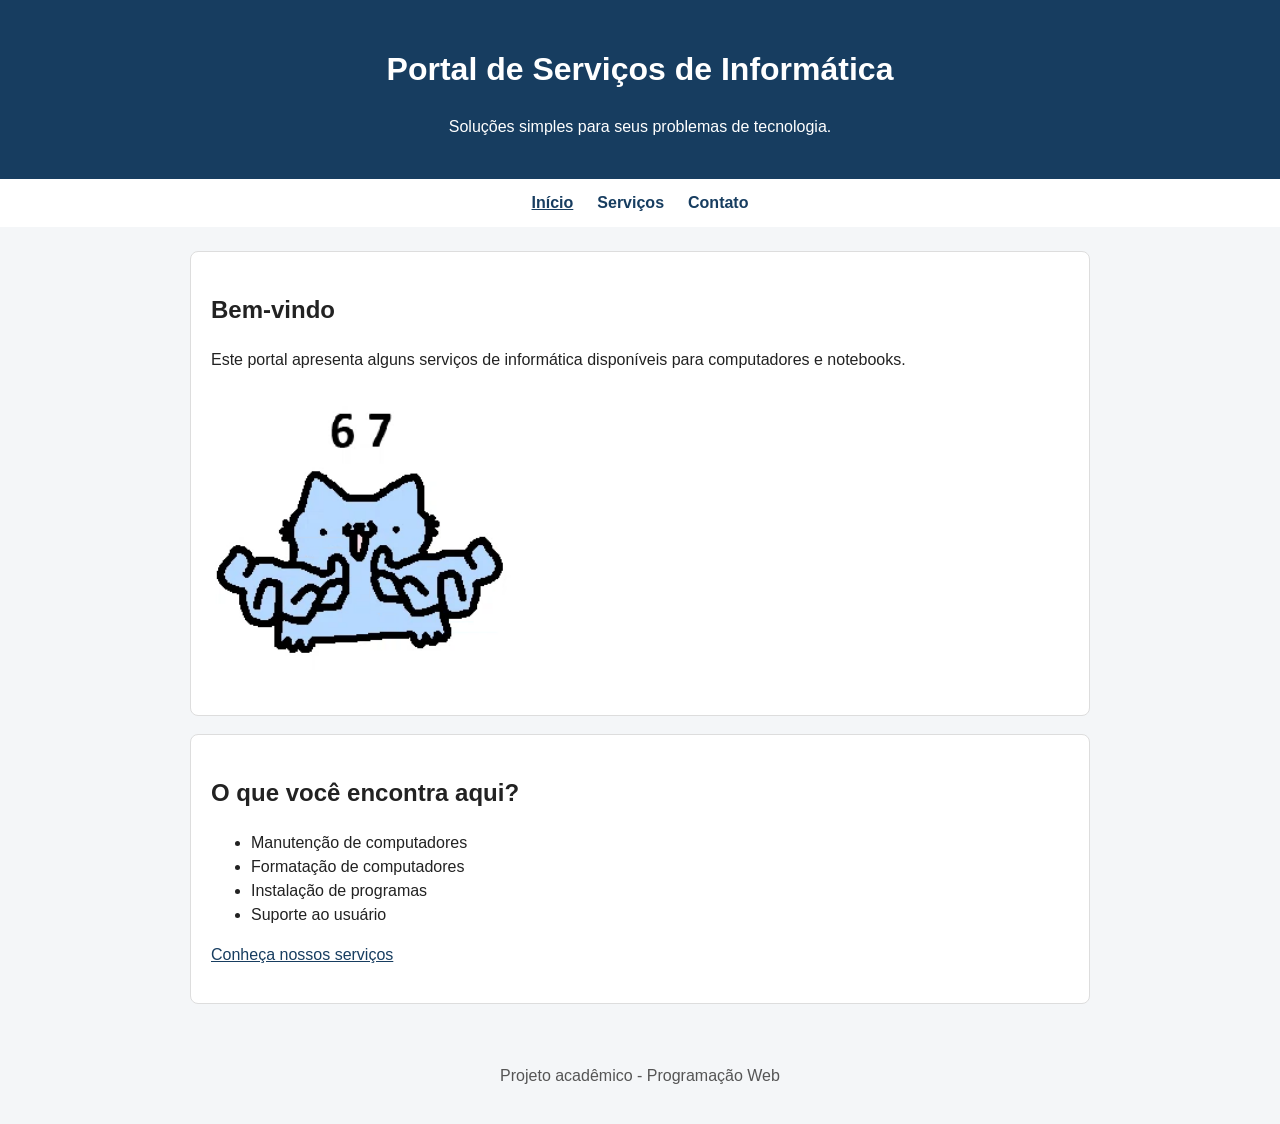
<file: index.html>
<!DOCTYPE html>
<html lang="pt-BR">

<head>
    <meta charset="UTF-8">
    <meta name="viewport" content="width=device-width, initial-scale=1.0">

    <title>Portal de Serviços de Informática</title>

    <link rel="stylesheet" href="css/style.css">
</head>

<body>

    <header>
        <h1>Portal de Serviços de Informática</h1>
        <p>Soluções simples para seus problemas de tecnologia.</p>
    </header>

    <nav aria-label="Navegação principal">
        <a href="index.html" aria-current="page">Início</a>
        <a href="servicos.html">Serviços</a>
        <a href="contato.html">Contato</a>
    </nav>

    <main>

        <section>

            <h2>Bem-vindo</h2>

            <p>
                Este portal apresenta alguns serviços de informática
                disponíveis para computadores e notebooks.
            </p>

            <img 
                src="img/67gatinho.webp"
                alt="Gatinho farmador de aura"
                width="300"
                height="300"
                >
        </section>

        <section>

            <h2>O que você encontra aqui?</h2>

            <ul>
                <li>Manutenção de computadores</li>
                <li>Formatação de computadores</li>
                <li>Instalação de programas</li>
                <li>Suporte ao usuário</li>
            </ul>

            <p>
                <a href="servicos.html">Conheça nossos serviços</a>
            </p>

        </section>

    </main>

    <footer>
        <p>Projeto acadêmico - Programação Web</p>
    </footer>

</body>

</html>
</file>
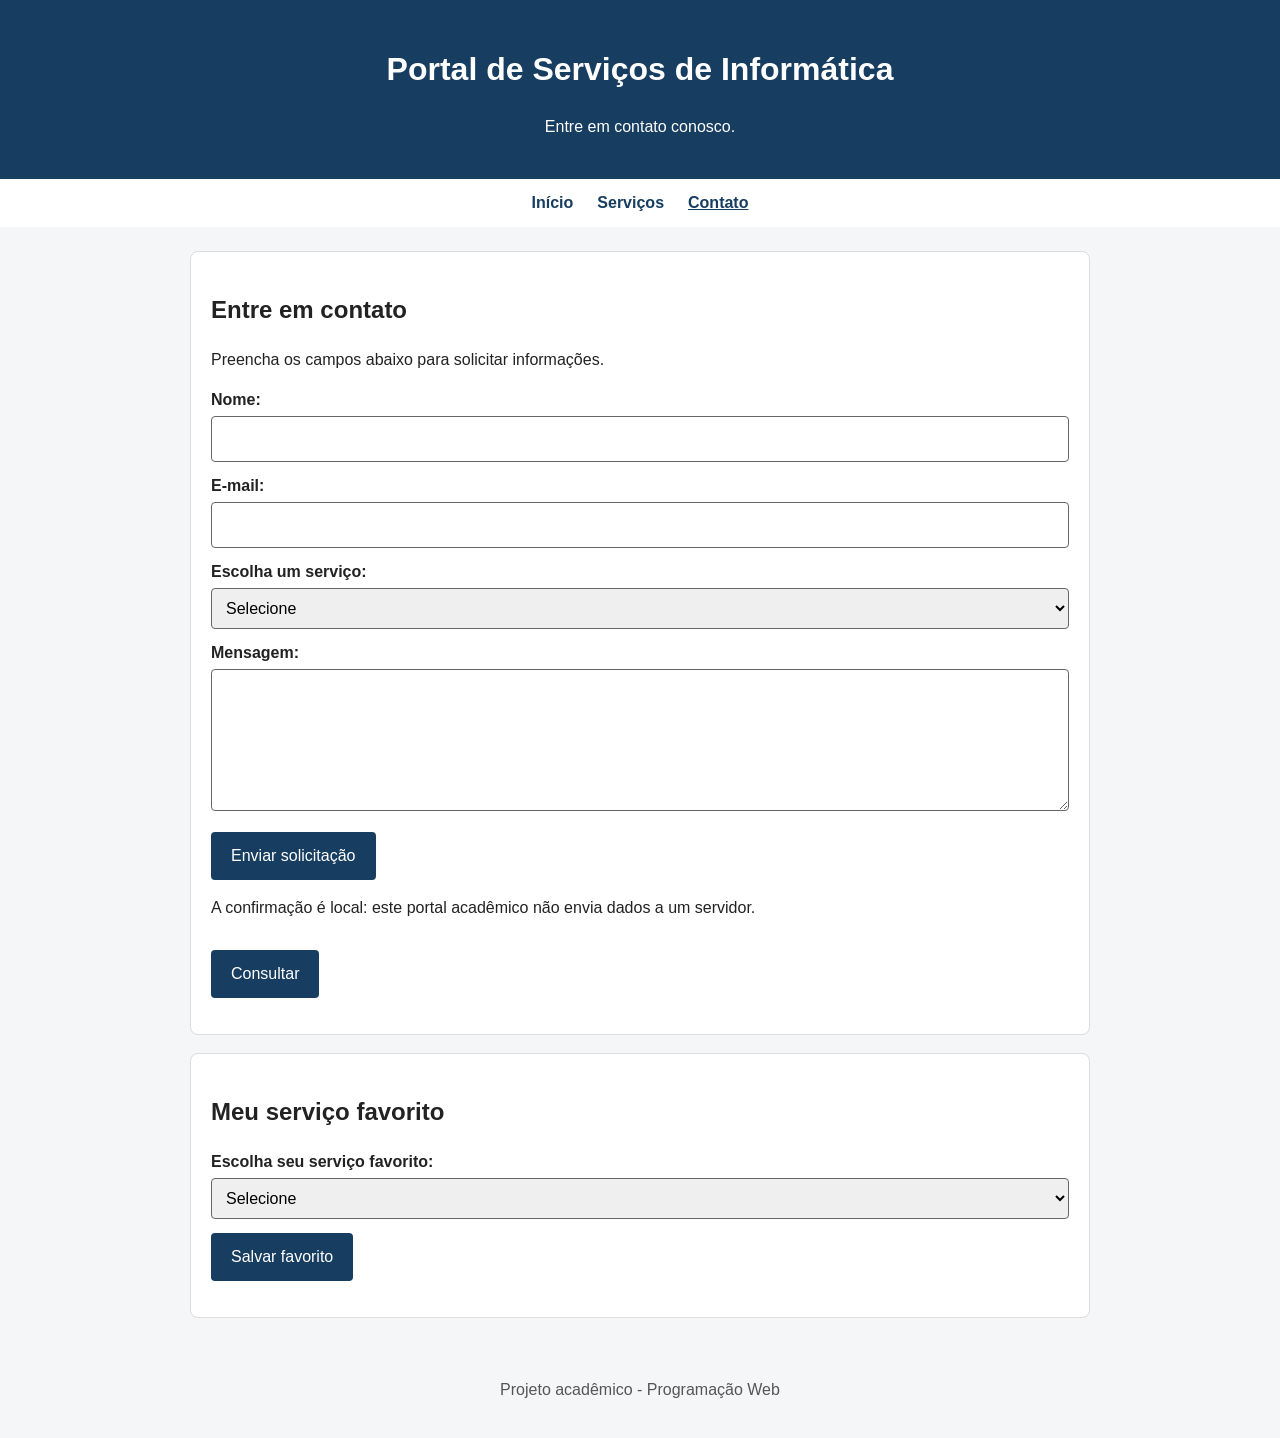
<file: contato.html>
<!DOCTYPE html>
<html lang="pt-BR">

<head>
    <meta charset="UTF-8">
    <meta name="viewport" content="width=device-width, initial-scale=1.0">

    <title>Contato</title>

    <link rel="stylesheet" href="css/style.css">
</head>

<body>

    <header>
        <h1>Portal de Serviços de Informática</h1>
        <p>Entre em contato conosco.</p>
    </header>

    <nav aria-label="Navegação principal">
        <a href="index.html">Início</a>
        <a href="servicos.html">Serviços</a>
        <a href="contato.html" aria-current="page">Contato</a>
    </nav>

    <main>

        <section>

            <h2>Entre em contato</h2>

            <p>
                Preencha os campos abaixo para solicitar informações.
            </p>

            <form id="formContato">

                <label for="nome">Nome:</label>

                <input
                    type="text"
                    id="nome"
                    name="nome"
                    autocomplete="name"
                    required
                >

                <label for="email">E-mail:</label>

                <input
                    type="email"
                    id="email"
                    name="email"
                    autocomplete="email"
                    required
                >

                <label for="servico">Escolha um serviço:</label>

                <select id="servico" name="servico" required>

                    <option value="">Selecione</option>
                    <option value="formatacao">Formatação</option>
                    <option value="manutencao">Manutenção</option>
                    <option value="programas">Instalação de programas</option>
                <option value="limpeza">Limpeza preventiva</option>
                <option value="suporte">Suporte ao usuário</option>

                </select>

                <label for="mensagem">Mensagem:</label>

                <textarea
                    id="mensagem"
                    name="mensagem"
                    rows="5"
                    required
                ></textarea>

                <button type="submit">Enviar solicitação</button>
                <p id="mensagemForm" aria-live="polite"></p>
                <p>A confirmação é local: este portal acadêmico não envia dados a um servidor.</p>

                <button id="btnConsultar" type="button">
                    Consultar
                </button>

                <p id="resultado" aria-live="polite"></p>

            </form>

        </section>

        <section class="preferencia" aria-labelledby="tituloFavorito">
            <h2 id="tituloFavorito">Meu serviço favorito</h2>
            <label for="servicoFavorito">Escolha seu serviço favorito:</label>
            <select id="servicoFavorito">
                <option value="">Selecione</option>
                <option value="formatacao">Formatação de computadores</option>
                <option value="manutencao">Manutenção de computadores</option>
                <option value="programas">Instalação de programas</option>
                <option value="limpeza">Limpeza preventiva</option>
                <option value="suporte">Suporte ao usuário</option>
            </select>
            <button id="btnSalvarFavorito" type="button">Salvar favorito</button>
            <p id="favoritoSalvo" aria-live="polite"></p>
        </section>
    </main>

    <footer>
        <p>Projeto acadêmico - Programação Web</p>
    </footer>

    <script src="js/script.js"></script>
</body>

</html>
</file>
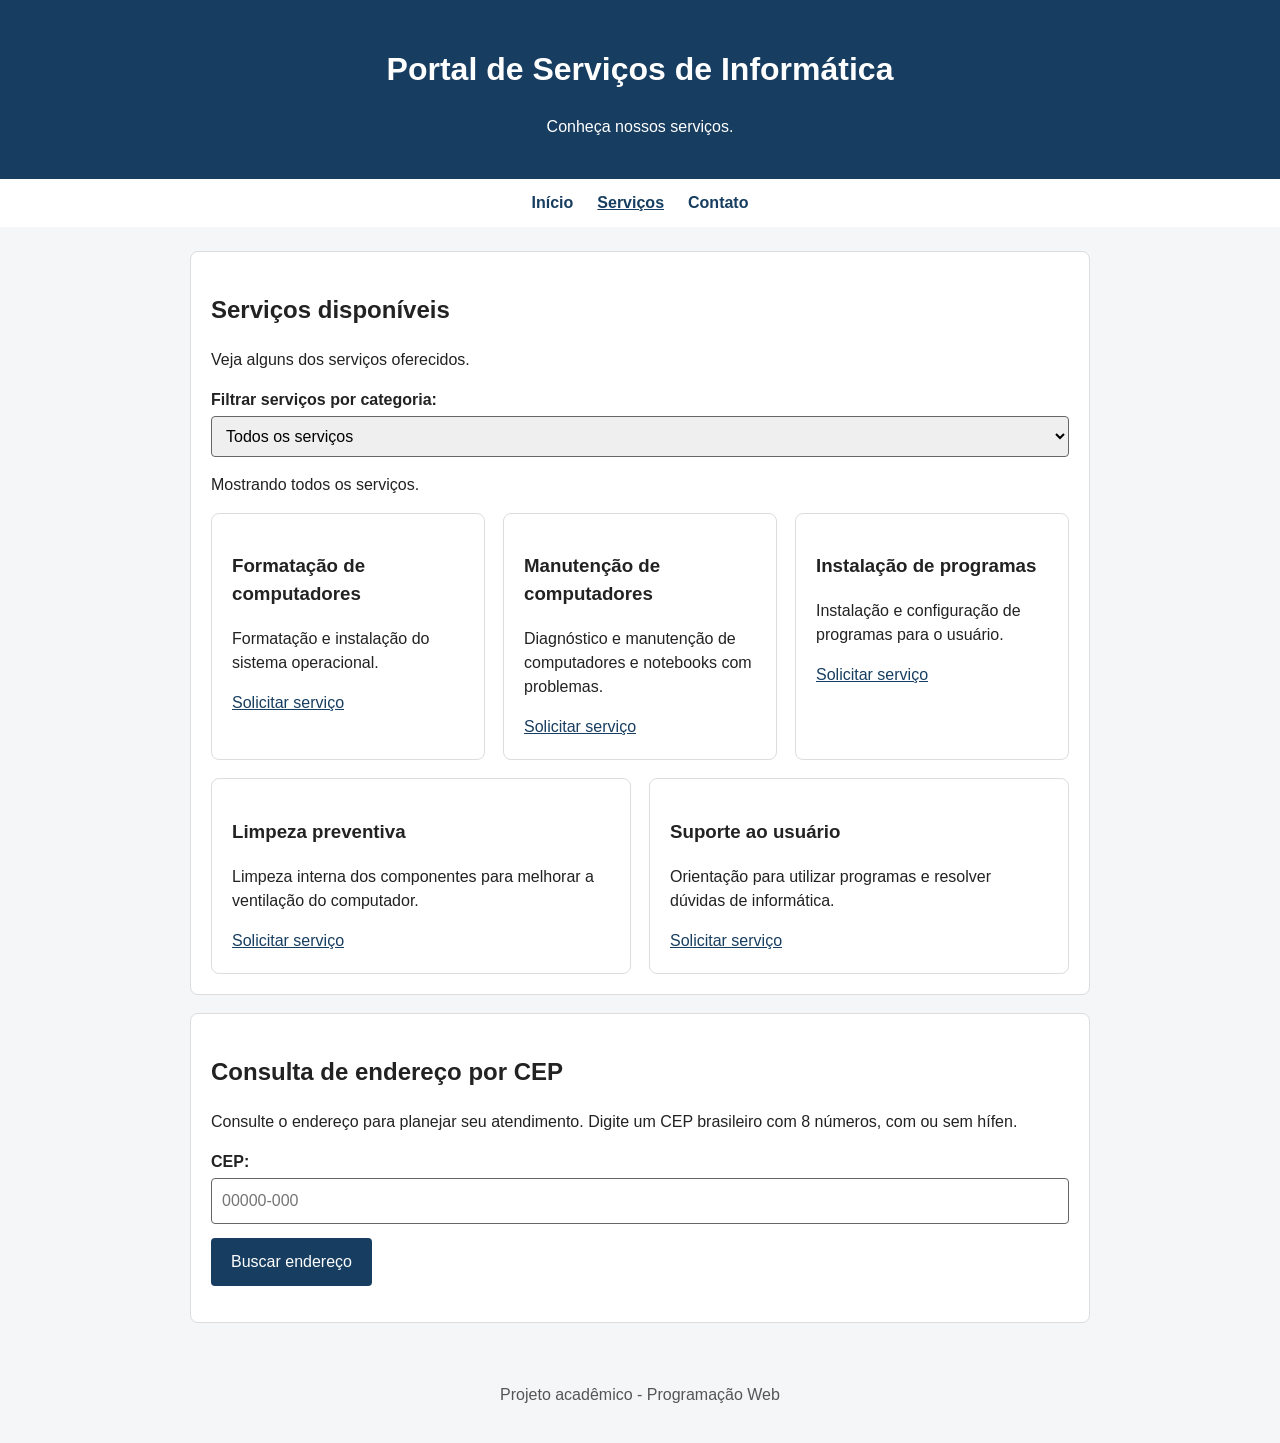
<file: servicos.html>
<!DOCTYPE html>
<html lang="pt-BR">

<head>
    <meta charset="UTF-8">
    <meta name="viewport" content="width=device-width, initial-scale=1.0">

    <title>Serviços</title>

    <link rel="stylesheet" href="css/style.css">
</head>

<body>

    <header>
        <h1>Portal de Serviços de Informática</h1>
        <p>Conheça nossos serviços.</p>
    </header>

    <nav aria-label="Navegação principal">
        <a href="index.html">Início</a>
        <a href="servicos.html" aria-current="page">Serviços</a>
        <a href="contato.html">Contato</a>
    </nav>

    <main>

        <section>

            <h2>Serviços disponíveis</h2>

            <p>
                Veja alguns dos serviços oferecidos.
            </p>

            <label for="filtroCategoria">Filtrar serviços por categoria:</label>
            <select id="filtroCategoria" aria-controls="listaServicos">
                <option value="todos">Todos os serviços</option>
                <option value="software">Software</option>
                <option value="hardware">Hardware</option>
                <option value="atendimento">Atendimento</option>
            </select>
            <p id="mensagemFiltro" aria-live="polite"></p>
            <div id="listaServicos" class="lista-servicos"></div>
            <noscript>Ative o JavaScript para visualizar e filtrar o catálogo de serviços.</noscript>
        </section>

        <section class="consulta-cep" aria-labelledby="tituloConsultaCep">
            <h2 id="tituloConsultaCep">Consulta de endereço por CEP</h2>
            <p id="ajudaCep">Consulte o endereço para planejar seu atendimento. Digite um CEP brasileiro com 8 números, com ou sem hífen.</p>
            <label for="cep">CEP:</label>
            <input id="cep" name="cep" type="text" inputmode="numeric" maxlength="9"
                autocomplete="postal-code" placeholder="00000-000"
                aria-describedby="ajudaCep statusCep" aria-controls="resultadoCep">
            <button id="btnBuscarCep" type="button">Buscar endereço</button>
            <p id="statusCep" role="status" aria-live="polite"></p>
            <div id="resultadoCep"></div>
            <noscript>Ative o JavaScript para consultar um CEP.</noscript>
        </section>

    </main>

    <footer>
        <p>Projeto acadêmico - Programação Web</p>
    </footer>

    <script src="js/script.js"></script>
    <script src="js/cep.js"></script>
</body>

</html>
</file>
<file: css/style.css>
body {
    font-family: Arial, sans-serif;
    margin: 0;
    background-color: #f4f6f8;
    color: #222222;
}

header {
    background-color: #173d60;
    color: white;
    padding: 24px;
    text-align: center;
}

nav {
    display: flex;
    justify-content: center;
    flex-wrap: wrap;
    gap: 12px 24px;
    background-color: white;
    padding: 12px;
    text-align: center;
}

nav a {
    color: #173d60;
    margin: 0;
    text-decoration: none;
    font-weight: bold;
}

main {
    width: 90%;
    max-width: 900px;
    margin: 24px auto;
}

section,
article {
    background-color: white;
    padding: 20px;
    margin-bottom: 18px;
    border: 1px solid #dddddd;
    border-radius: 8px;
}

img {
    max-width: 100%;
    height: auto;
}

label {
    display: block;
    margin-top: 12px;
    font-weight: bold;
}

input,
select,
textarea {
    width: 100%;
    padding: 10px;
    margin-top: 4px;
    box-sizing: border-box;
}

button {
    margin-top: 14px;
    padding: 10px 18px;
    cursor: pointer;
}

footer {
    text-align: center;
    padding: 20px;
    color: #555555;
}
* { box-sizing: border-box; }
body { line-height: 1.5; }
input, select, textarea, button { font: inherit; }
input, select, textarea { border: 1px solid #666666; border-radius: 4px; }
button { background-color: #173d60; color: #ffffff; border: 2px solid #173d60; border-radius: 4px; }
button:hover { background-color: #102c46; }
a { color: #173d60; }
nav a:hover, nav a[aria-current="page"] { text-decoration: underline; }
:focus-visible { outline: 3px solid #005fcc; outline-offset: 3px; }
.mensagem-erro { color: #a11919; font-weight: bold; }
.mensagem-sucesso { color: #176032; font-weight: bold; }
.lista-servicos { display: flex; flex-wrap: wrap; gap: 18px; }
.lista-servicos article { flex: 1 1 230px; min-width: 0; margin-bottom: 0; overflow-wrap: anywhere; }
@media (max-width: 480px) {
    header { padding: 20px 12px; }
    h1 { font-size: 1.6rem; }
    section, article { padding: 16px; }
}

/* A consulta preserva a identidade visual do portal. */
#resultadoCep { overflow-wrap: anywhere; }
#resultadoCep:not(:empty) { background: #f4f6f8; border-left: 4px solid #173d60; padding: 16px; }
button:disabled { opacity: 0.65; cursor: wait; }
</file>
